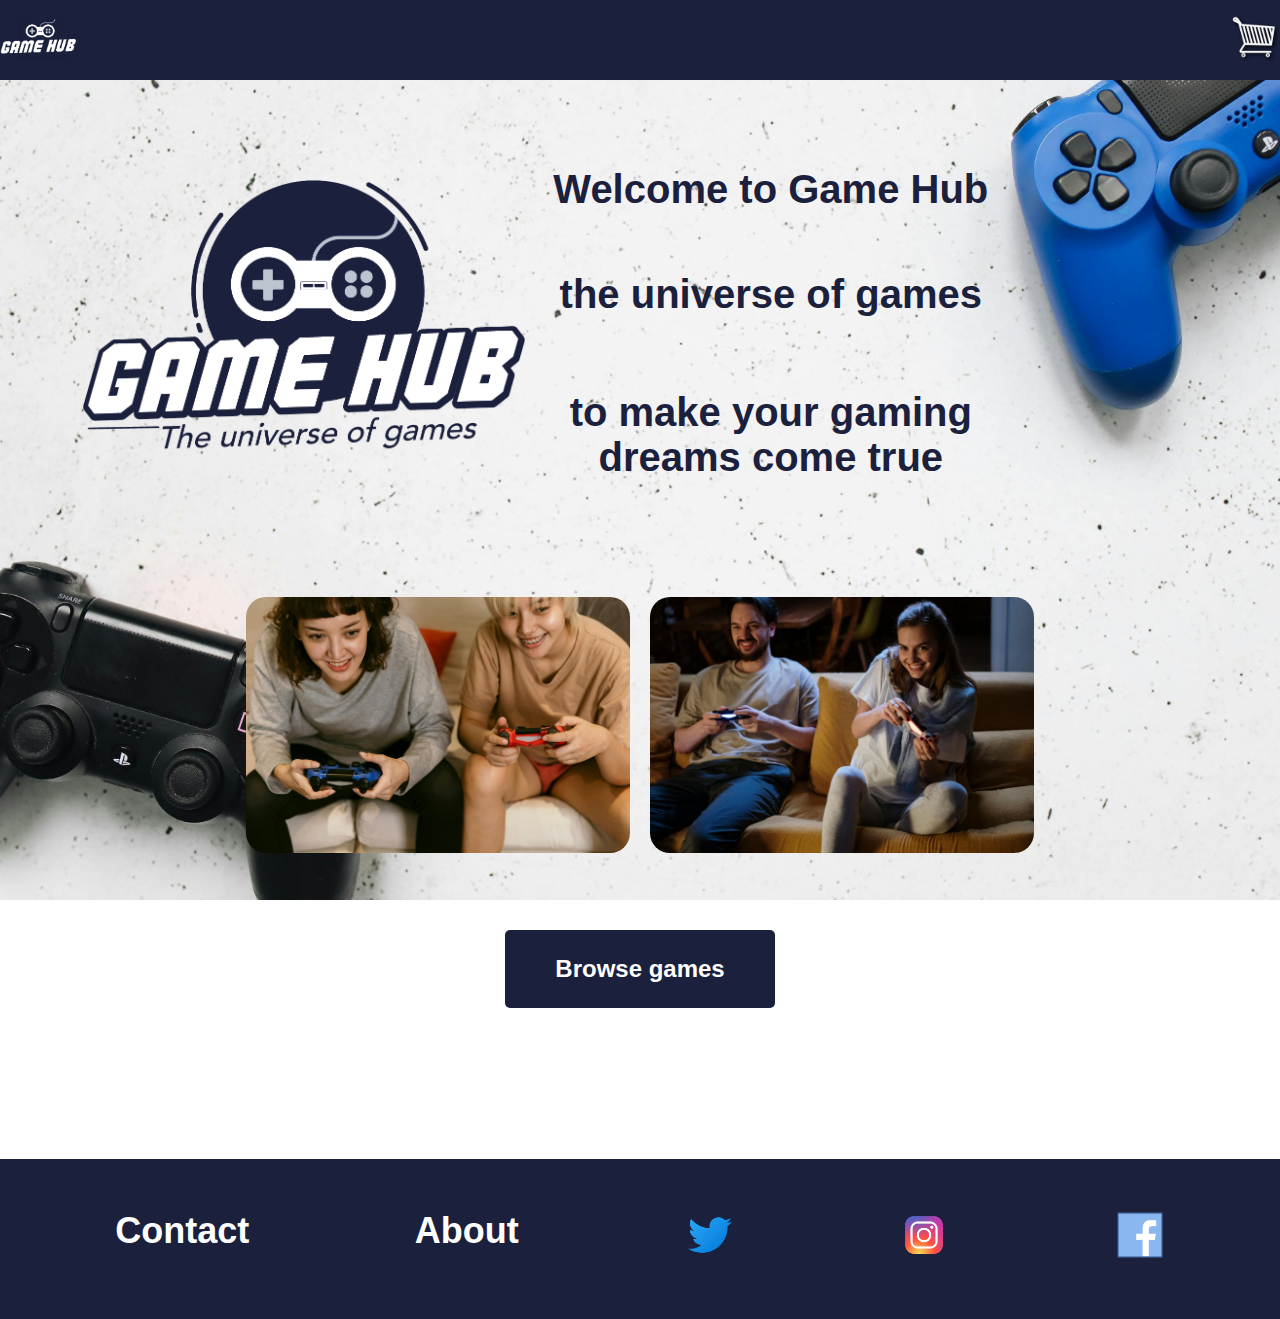
<file: index.html>
<!DOCTYPE html>
<html lang="en">
  <head>
    <link href="general.css" rel="stylesheet">
    <link href="index.css" rel="stylesheet">
    <link rel="icon" type="image/png" sizes="32x32" href="assets/images/GameHub_Logo.png">
    <title>My first project | Homepage</title>
    <meta name="description" content="The home page to my first project, find your online games here with fantastic prices, Gamehub where your gaming dreams come true">
    <meta name="viewport" content="width=device-width, initial-scale=1">
  </head>

  <body>
    <header>
      <nav class="navbar" id="navbar">
        <ul>
          <li>
            <a href="index.html" class="homepagebutton">
              <img src="assets/images/GameHub_Logo.png" alt="GameHub Logo" id="Gamehub_Logo">
            </a>
          </li>
          <li>
            <a href="shoppingcart.html" class="shoppingcart">
              <img src="assets/images/Basket.png" alt="Basket" id="Basket">
            </a>
          </li>
        </ul>
      </nav>
    </header>

    <div class="grid-container">
      <main>
        <section class="welcome-section">
          <img src="assets/images/GameHub_Logo.png" alt="GameHub Logo" id="MainPageLogo" class="MainPageLogo">
            <div class="HeaderText">
              <h1>Welcome to Game Hub</h1>
              <h2>the universe of games</h2>
              <h3>to make your gaming dreams come true</h3>
            </div>
        </section>
    
        <div class="PeopleGaming">
          <img src="assets/images/Untitled.jpg" alt="Two girls playing playstation, smiling">
          <img src="assets/images/Untitled2.jpg" alt="A couple playing playstation, moving with the game, smiling">
        </div>  

        <div class="available_games_button">
          <a href="available-games.html" class="buttons">Browse games</a>
        </div>
      </main>

      <footer class="footer">
        <nav class="footerNav">
          <ul class="footerUl" id="footerUl">
            <li>
              <a href="contact-us.html" class="buttons" id="contact">Contact</a>
            </li>
            <li>
              <a href="about-us.html" class="buttons" id="about">About</a>
            </li>
            <li>
              <a href="https://twitter.com" class="buttons" id="twittericon">
                <img src="assets/images/icons8-twitter-96.png" alt="Twitter icon">
              </a>
            </li>
            <li>
              <a href="https://instagram.com" class="buttons" id="instagramicon">
                <img src="assets/images/icons8-instagram-96.png" alt="Instagram icon">
              </a>
            </li>
            <li>
              <a href="https://facebook.com" class="buttons" id="facebookicon">
                <img src="assets/images/icons8-facebook-96.png" alt="Facebook icon">
              </a>
            </li>
          </ul>
        </nav>
      </footer>
    </div>
  </body>
</html>
</file>
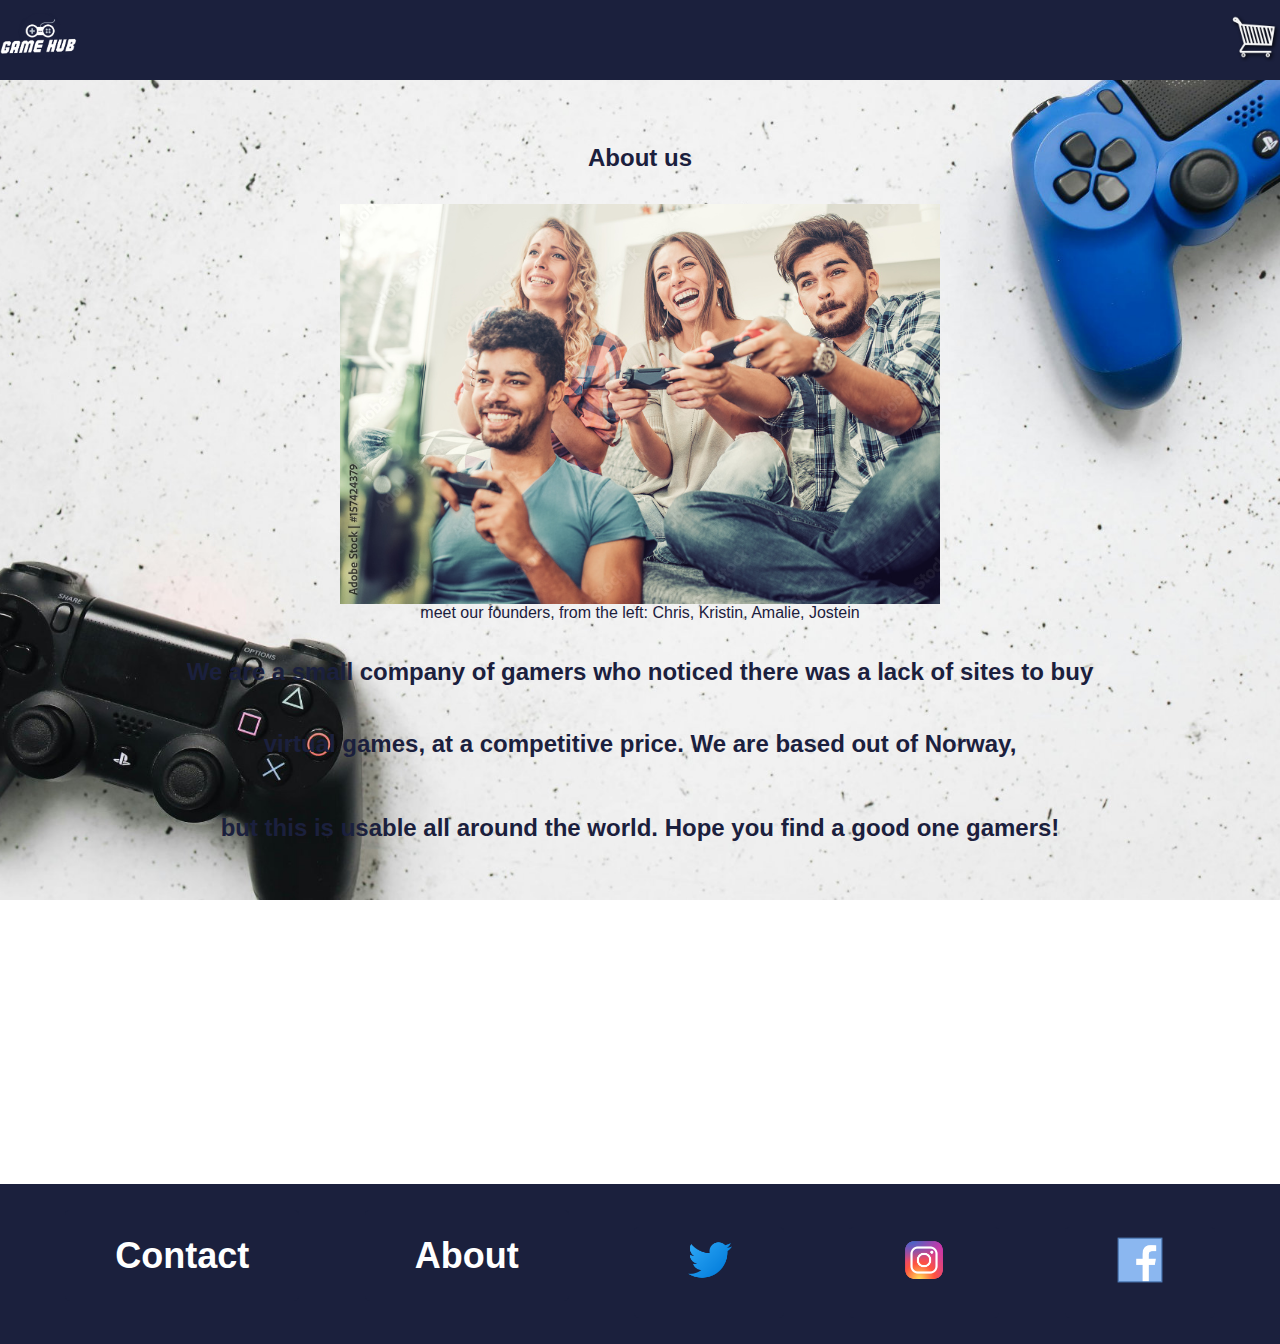
<file: about-us.html>
<!DOCTYPE html>
<html lang="en">
  <head>
    <link href="general.css" rel="stylesheet">
    <link href="about-us.css" rel="stylesheet">
    <link rel="icon" type="image/png" sizes="32x32" href="assets/images/GameHub_Logo.png">
    <title>My first project | About us</title>
    <meta name="description" content="About us page, find your online games here with good prices, meet our founders">
    <meta name="viewport" content="width=device-width, initial-scale=1">
  </head>
  <body>
    <header>
      <nav class="navbar" id="navbar">
        <ul>
          <li>
            <a href="index.html" class="homepagebutton">
              <img src="assets/images/GameHub_Logo.png" alt="GameHub Logo" id="Gamehub_Logo">
            </a>
          </li>
          <li>
            <a href="shoppingcart.html" class="shoppingcart">
              <img src="assets/images/Basket.png" alt="Basket" id="Basket">
            </a>
          </li>
        </ul>
      </nav>
    </header>

    <div class="grid-container">
      <main>
        <h1>About us</h1>
        <figure>
          <img src="assets/images/AdobeStock_157424379_Preview.jpeg" alt="Picture_of_founders" id="FoundersPhoto">
          <figcaption>meet our founders, from the left: Chris, Kristin, Amalie, Jostein</figcaption>
        </figure>
        <h2>We are a small company of gamers who noticed there was a lack of sites to buy</h2>
        <h3>virtual games, at a competitive price. We are based out of Norway,</h3>
        <h4>but this is usable all around the world. Hope you find a good one gamers!</h4>
      </main>

      <footer class="footer">
        <nav class="footerNav">
          <ul class="footerUl" id="footerUl">
            <li>
              <a href="contact-us.html" class="buttons" id="contact">Contact</a>
            </li>
            <li>
              <a href="about-us.html" class="buttons" id="about">About</a>
            </li>
            <li>
              <a href="https://twitter.com" class="buttons" id="twittericon">
                <img src="assets/images/icons8-twitter-96.png" alt="twitter icon">
              </a>
            </li>
            <li>
              <a href="https://instagram.com" class="buttons" id="instagramicon">
                <img src="assets/images/icons8-instagram-96.png" alt="instagram icon">
              </a>
            </li>
            <li>
              <a href="https://facebook.com" class="buttons" id="facebookicon">
                <img src="assets/images/icons8-facebook-96.png" alt="facebookicon">
              </a>
            </li>
          </ul>
        </nav>
      </footer>
    </div>
  </body>
</html>
</file>
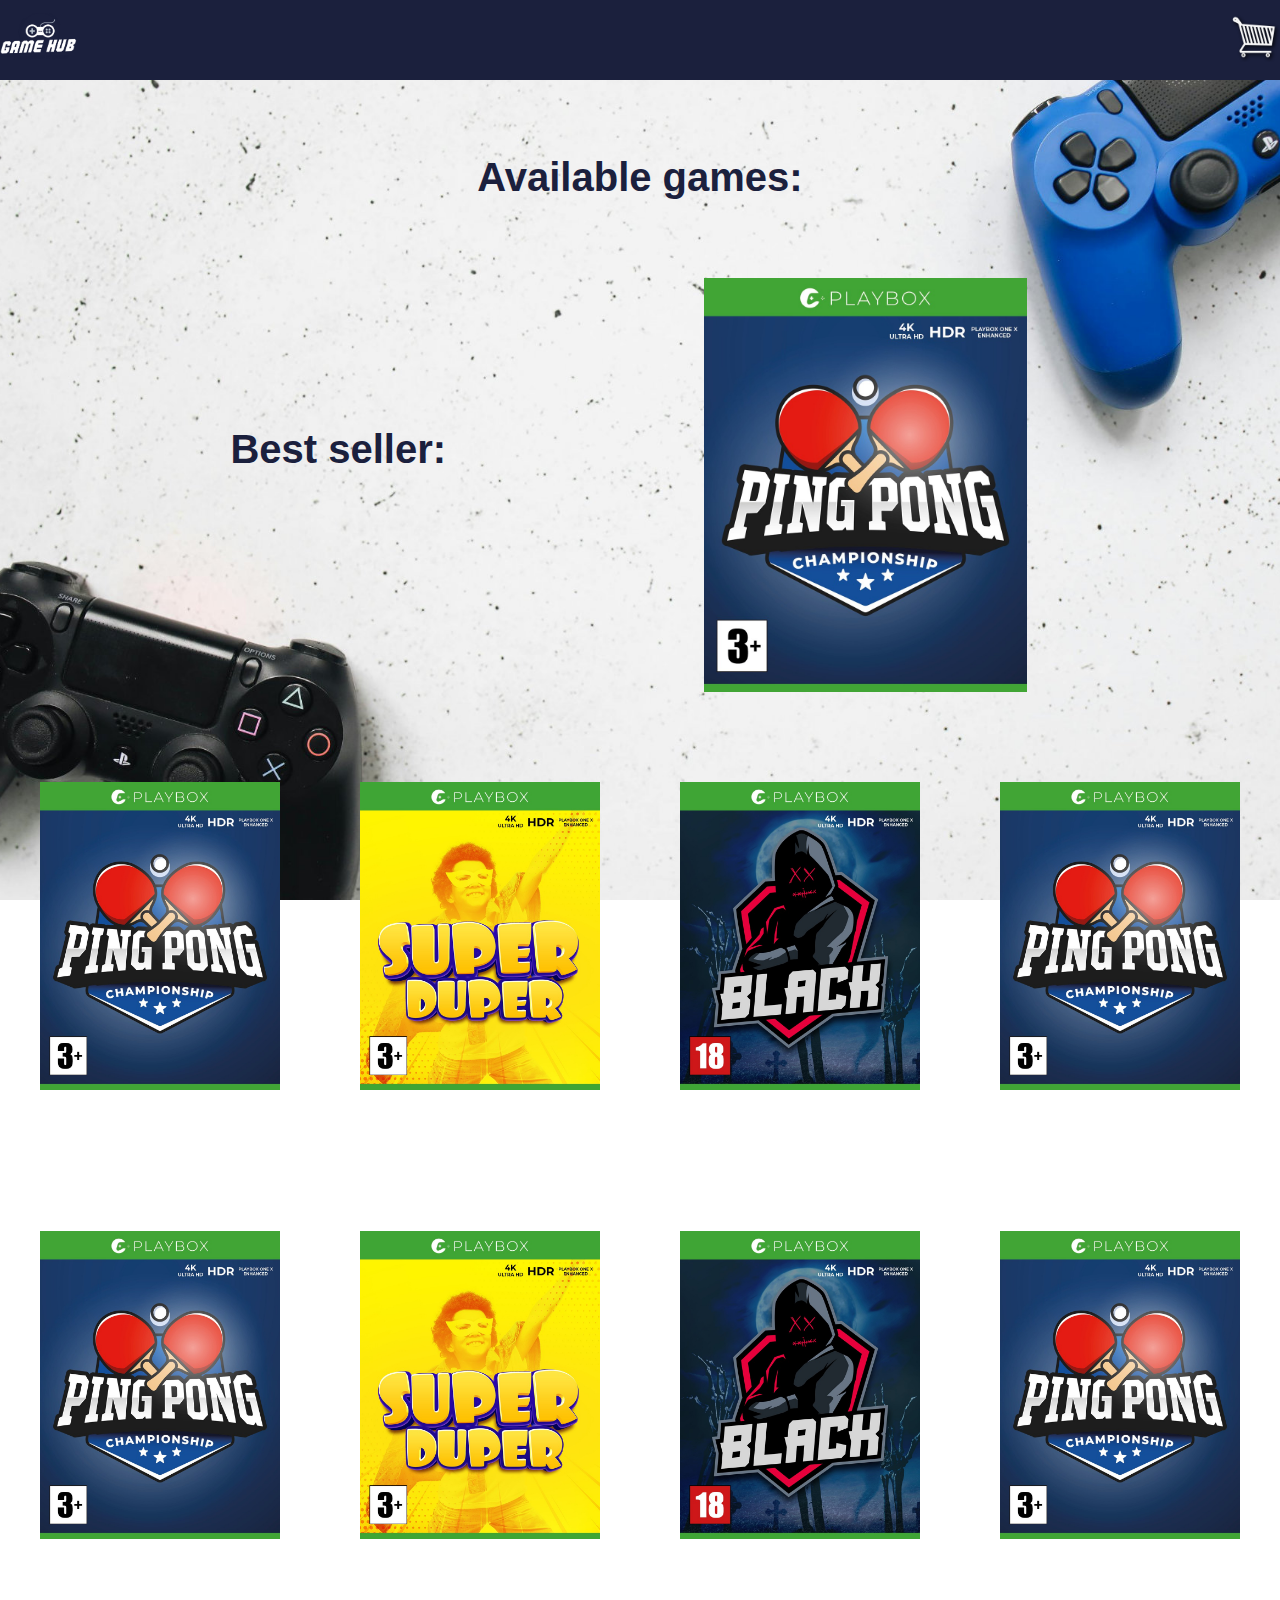
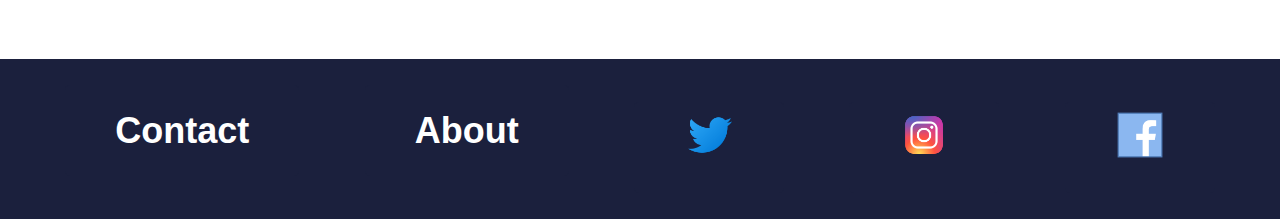
<file: available-games.html>
<!DOCTYPE html>
<html lang="en">
  <head>
    <link href="general.css" rel="stylesheet">
    <link href="available-games.css" rel="stylesheet">
    <link rel="icon" type="image/png" sizes="32x32" href="assets/images/GameHub_Logo.png">
    <title>My first project | Available-games</title>
    <meta name="description" content="Available-games, find your online games here with good prices, Ping pong, Super duper, Black">
    <meta name="viewport" content="width=device-width, initial-scale=1">
  </head>

  <body>
    <header>
      <nav class="navbar" id="navbar">
        <ul>
          <li>
            <a href="index.html" class="homepagebutton">
              <img src="assets/images/GameHub_Logo.png" alt="GameHub Logo" id="Gamehub_Logo">
            </a>
          </li>
          <li>
            <a href="shoppingcart.html" class="shoppingcart">
              <img src="assets/images/Basket.png" alt="Basket" id="Basket">
            </a>
          </li>
        </ul>
      </nav>
    </header>
    <div class="grid-container">
      <main>
        <section class="hContent">
          <h1>Available games:</h1>
          <h2>Best seller:</h2>
          <a href="ping_pong_game.html" class="BestSeller">
            <img src="assets/images/GameHub_covers.jpg" alt="ping_pong_game" id="ping_pong_game">
          </a>
        </section>

        <div class="gameContent1">
          <a href="ping_pong_game.html">
            <img src="assets/images/GameHub_covers.jpg" alt="ping_pong_game">
          </a>
          <a href="">
            <img src="assets/images/GameHub_covers2.jpg" alt="super_duper_game">
          </a>
          <a href="">
            <img src="assets/images/GameHub_covers3.jpg" alt="black_game">
          </a>
          <a href="ping_pong_game.html">
            <img src="assets/images/GameHub_covers.jpg" alt="ping_pong_game">
          </a>
        </div>

        <div class="gameContent2">
          <a href="ping_pong_game.html">
            <img src="assets/images/GameHub_covers.jpg" alt="ping_pong_game">
          </a>
          <a href="">
            <img src="assets/images/GameHub_covers2.jpg" alt="super_duper_game">
          </a>
          <a href="">
            <img src="assets/images/GameHub_covers3.jpg" alt="black_game">
          </a>
          <a href="ping_pong_game.html">
            <img src="assets/images/GameHub_covers.jpg" alt="ping_pong_game">
          </a>
        </div> 
      </main>

      <footer class="footer">
        <nav class="footerNav">
          <ul class="footerUl" id="footerUl">
            <li>
              <a href="contact-us.html" class="buttons" id="contact">Contact</a>
            </li>
            <li>
              <a href="about-us.html" class="buttons" id="about">About</a>
            </li>
            <li>
              <a href="https://twitter.com" class="buttons" id="twittericon">
                <img src="assets/images/icons8-twitter-96.png" alt="Twitter icon">
              </a>
            </li>
            <li>
              <a href="https://instagram.com" class="buttons" id="instagramicon">
                <img src="assets/images/icons8-instagram-96.png" alt="Instagram icon">
              </a>
            </li>
            <li>
              <a href="https://facebook.com" class="buttons" id="facebookicon">
                <img src="assets/images/icons8-facebook-96.png" alt="Facebook icon">
              </a>
            </li>
          </ul>
        </nav>
      </footer>
      
    </div>
  </body>
</html>
</file>
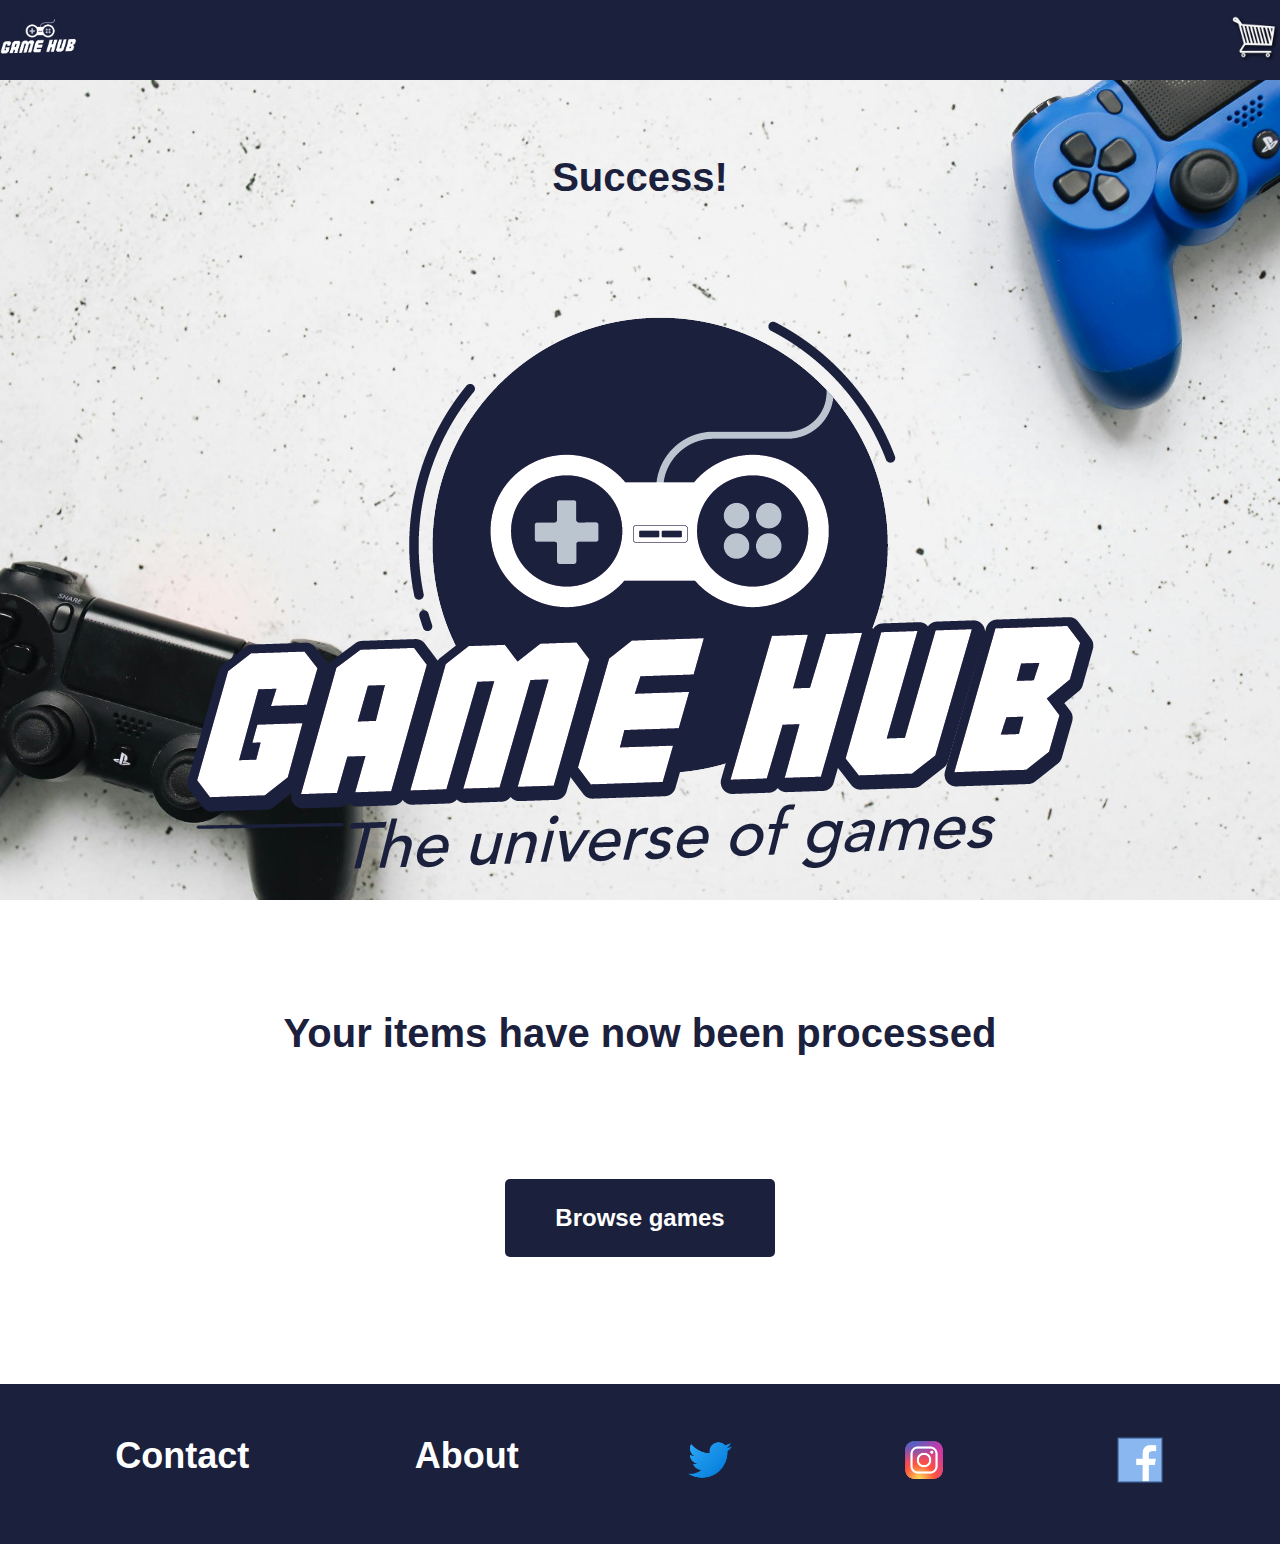
<file: check-out-success.html>
<!DOCTYPE html>
<html lang="en">
  <head>
    <link href="general.css" rel="stylesheet">
    <link href="check-out-success.css" rel="stylesheet">
    <link rel="icon" type="image/png" sizes="32x32" href="assets/images/GameHub_Logo.png">
    <title>My first project | check-out-success</title>
    <meta name="description" content="check-out-success, Find your online games here with good prices">
    <meta name="viewport" content="width=device-width, initial-scale=1">
  </head>
  <body>
    <header>
      <nav class="navbar" id="navbar">
        <ul>
          <li>
            <a href="index.html" class="homepagebutton">
              <img src="assets/images/GameHub_Logo.png" alt="GameHub Logo" id="Gamehub_Logo">
            </a>
          </li>
          <li>
            <a href="shoppingcart.html" class="shoppingcart">
              <img src="assets/images/Basket.png" alt="Basket" id="Basket">
            </a>
          </li>
        </ul>
      </nav>
    </header>

    <div class="grid-container">
    <main>
      <section class="content">
      <h1>Success!</h1>
      <img src="assets/images/GameHub_Logo.png" alt="GameHub_Logo" id="MainpageLogo" class="Logo">
      <h2>Your items have now been processed</h2>
      <a href="available-games.html" class="buttons" id="BrowseButton">Browse games</a>
      </section>
    </main>

      <footer class="footer">
        <nav class="footerNav">
          <ul class="footerUl" id="footerUl">
            <li>
              <a href="contact-us.html" class="buttons" id="contact">Contact</a>
            </li>
            <li>
              <a href="about-us.html" class="buttons" id="about">About</a>
            </li>
            <li>
              <a href="https://twitter.com" class="buttons" id="twittericon">
                <img src="assets/images/icons8-twitter-96.png" alt="twitter icon">
              </a>
            </li>
            <li>
              <a href="https://instagram.com" class="buttons" id="instagramicon">
                <img src="assets/images/icons8-instagram-96.png" alt="instagram icon">
              </a>
            </li>
            <li>
              <a href="https://facebook.com" class="buttons" id="facebookicon">
                <img src="assets/images/icons8-facebook-96.png" alt="facebook icon">
              </a>
            </li>
          </ul>
        </nav>
      </footer>
    </div>
  </body>
</html>
</file>
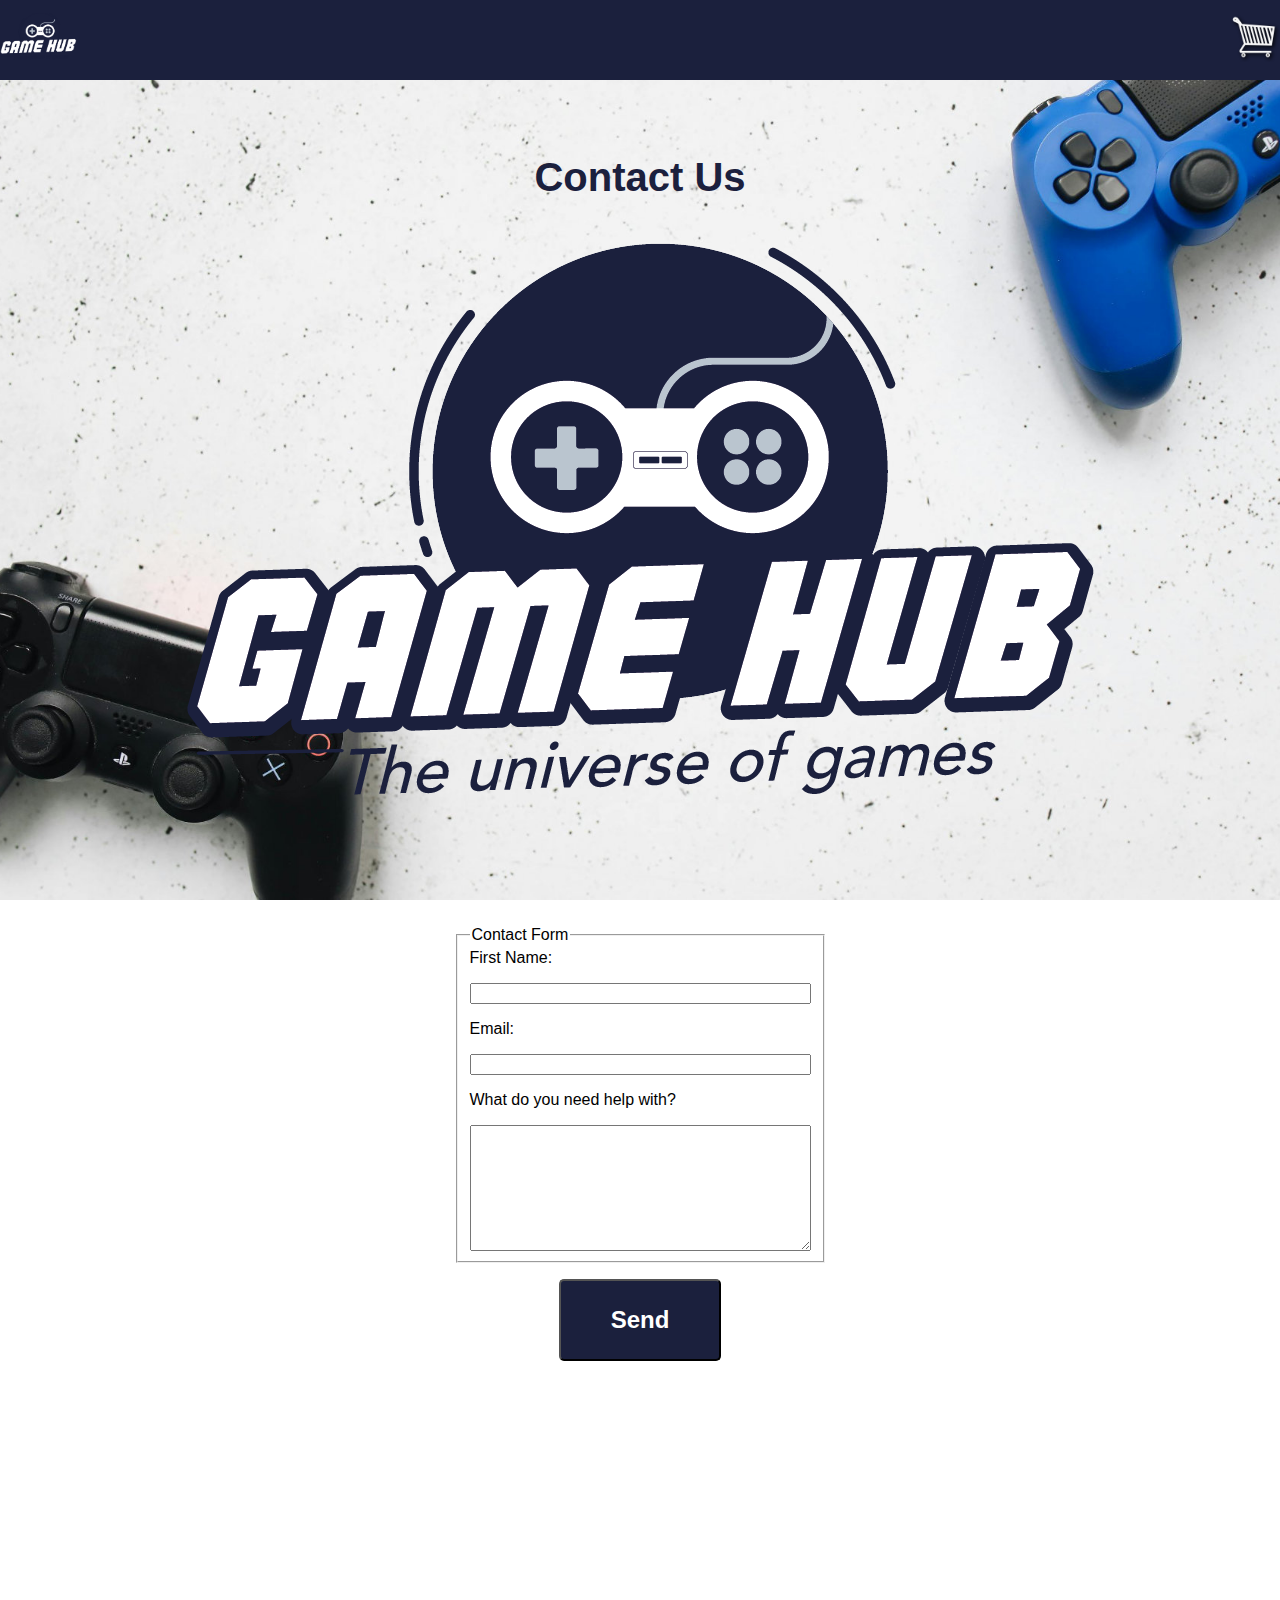
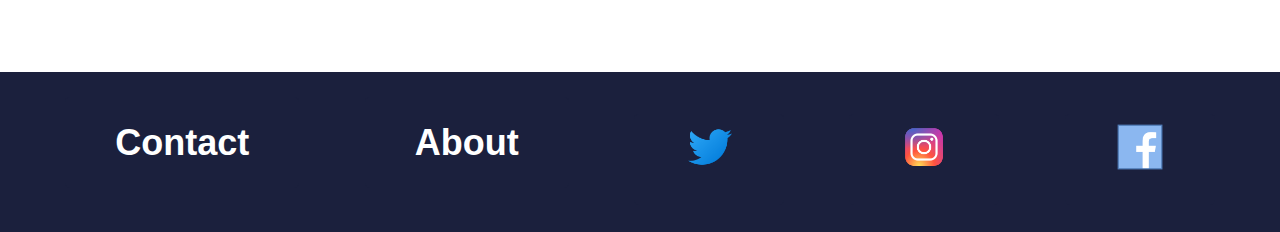
<file: contact-us.html>
<!DOCTYPE html>

	<html lang="en">
	  <head>
		<link href="general.css" rel="stylesheet">
		<link href="contact-us.css" rel="stylesheet">
        <link rel="icon" type="image/png" sizes="32x32" href="assets/images/GameHub_Logo.png">
	    <title>My first project | Contact</title>
	    <meta name="description" content="Contact us, find your online games here with good prices">
	    <meta name="viewport" content="width=device-width, initial-scale=1">
	  </head>
	  <body>
        <header>
			<nav class="navbar" id="navbar">
			  <ul>
				<li>
				  <a href="index.html" class="homepagebutton">
					<img src="assets/images/GameHub_Logo.png" alt="GameHub Logo" id="Gamehub_Logo">
				  </a>
				</li>
				<li>
				  <a href="shoppingcart.html" class="shoppingcart">
					<img src="assets/images/Basket.png" alt="Basket" id="Basket">
				  </a>
				</li>
			  </ul>
			</nav>
		  </header>
        
		<div class="grid-container">
			<main>
			  <section>
				<h1>Contact Us</h1>
				<img src="assets/images/GameHub_Logo.png" alt="GameHub Logo" id="MainPageLogo" class="MainPageLogo">
			  </section>
				
				<form>
				  <fieldset>
					<legend>Contact Form</legend>
					<label for="firstname" class="fn">First Name:</label>
					<input type="text" id="firstname" name="firstname" required>
					<label for="email" class="email">Email:</label>
					<input type="email" id="email" name="email" required>
					<label for="message">What do you need help with?</label>
				    <textarea id="message" name="message" rows="8" cols="40" required></textarea>
				  </fieldset>
				  <button type="submit" class="buttons" id="Send">Send</button>
				</form>
			</main>
        
		  <footer class="footer">
			<nav class="footerNav">
			  <ul class="footerUl" id="footerUl">
				<li>
				  <a href="contact-us.html" class="buttons" id="contact">Contact</a>
				</li>
				<li>
				  <a href="about-us.html" class="buttons" id="about">About</a>
				</li>
				<li>
				  <a href="https://twitter.com" class="buttons" id="twittericon">
					<img src="assets/images/icons8-twitter-96.png" alt="twitter icon">
				  </a>
				</li>
				<li>
				  <a href="https://instagram.com" class="buttons" id="instagramicon">
					<img src="assets/images/icons8-instagram-96.png" alt="instagram icon">
				  </a>
				</li>
				<li>
				  <a href="https://facebook.com" class="buttons" id="facebookicon">
					<img src="assets/images/icons8-facebook-96.png" alt="facebook icon">
				  </a>
				</li>
			  </ul>
			</nav>
		  </footer>
	    </div>
	  </body>
	</html>
</file>
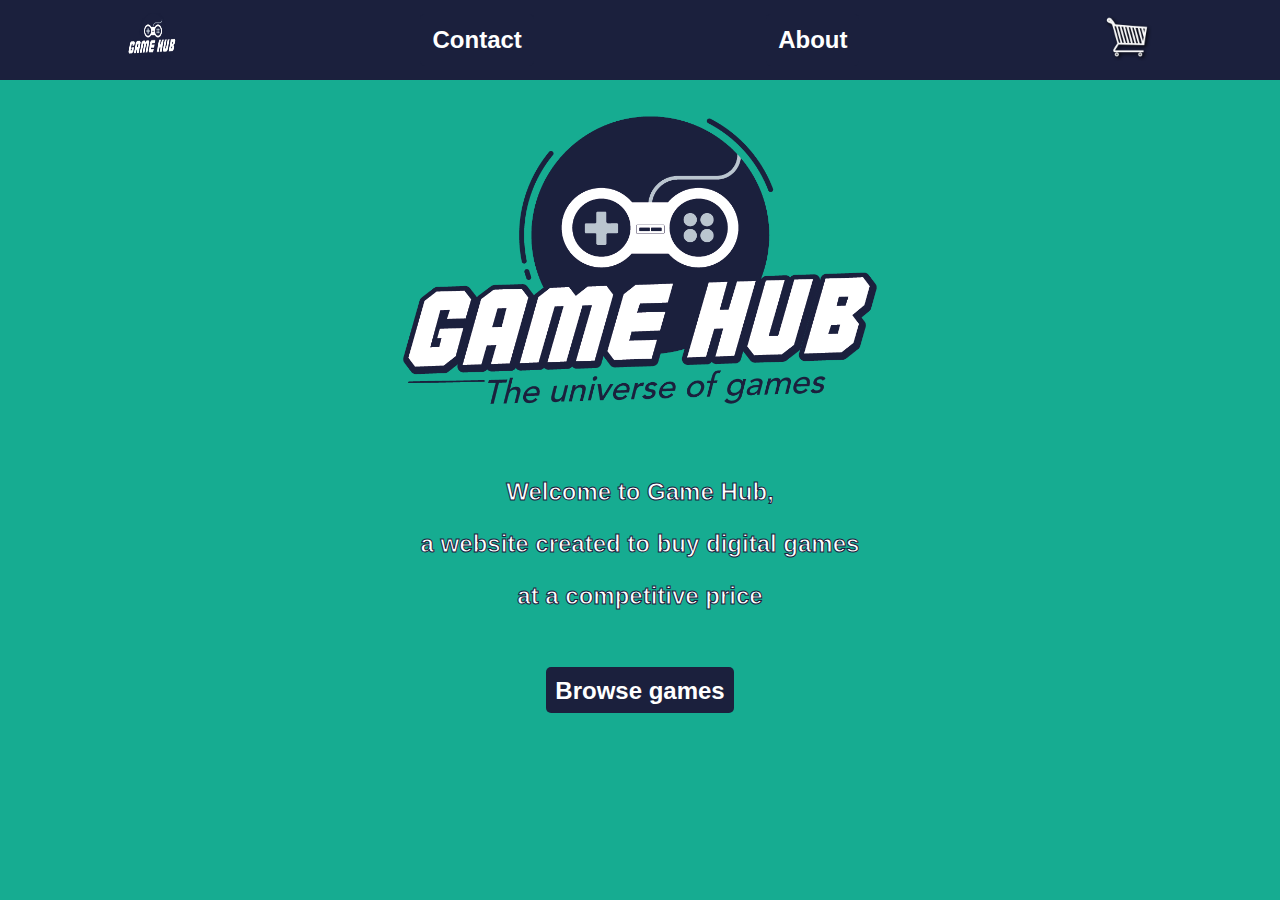
<file: homepage.html>
<!DOCTYPE html>
	<html>
	  <head>
        <link href="homepage.css" rel="stylesheet">
        <link rel="icon" type="image/png" sizes="32x32" href="/assets/images/GameHub_Logo.png">
	    <title>My first project | Homepage</title>
	    <meta name="description" content="The home page to my first project" />
	    <meta name="viewport" content="width=device-width, initial-scale=1" />
	  </head>
	  <body>
        <div class="content">
			<ul class="navbar" id="navbar">
				<li><a href="homepage.html" class="homepagebutton"><img src="/assets/images/GameHub_Logo.png" alt="GameHub_Logo" id="Gamehub_Logo"/></a></li>
			    <li><a href="/contact-us.html" class="buttons" id="contact">Contact</a></li>
				<li><a href="/about-us.html" class="buttons" id="about">About</a></li>
				<li><a href="shoppingcart.html" class="shoppingcart"><img src="/assets/images/Basket.png" alt="Basket" id="Basket"></a></li>
			</ul>	
              <!--Her er et eksempel på hvordan du kan koble about us opp.-->
			
	        <h1><img src="/assets/images/GameHub_Logo.png" alt="GameHub_Logo" id="MainpageLogo"></h1>
            <br>
            <h2><p>Welcome to Game Hub,</p><p> a website created to buy digital games</p> <p>at a competitive price</p></h2>
            <br>
            <h3><a href="available-games.html" class="buttons">Browse games</a></h3>
		</div>
	  </body>
	</html>
</file>
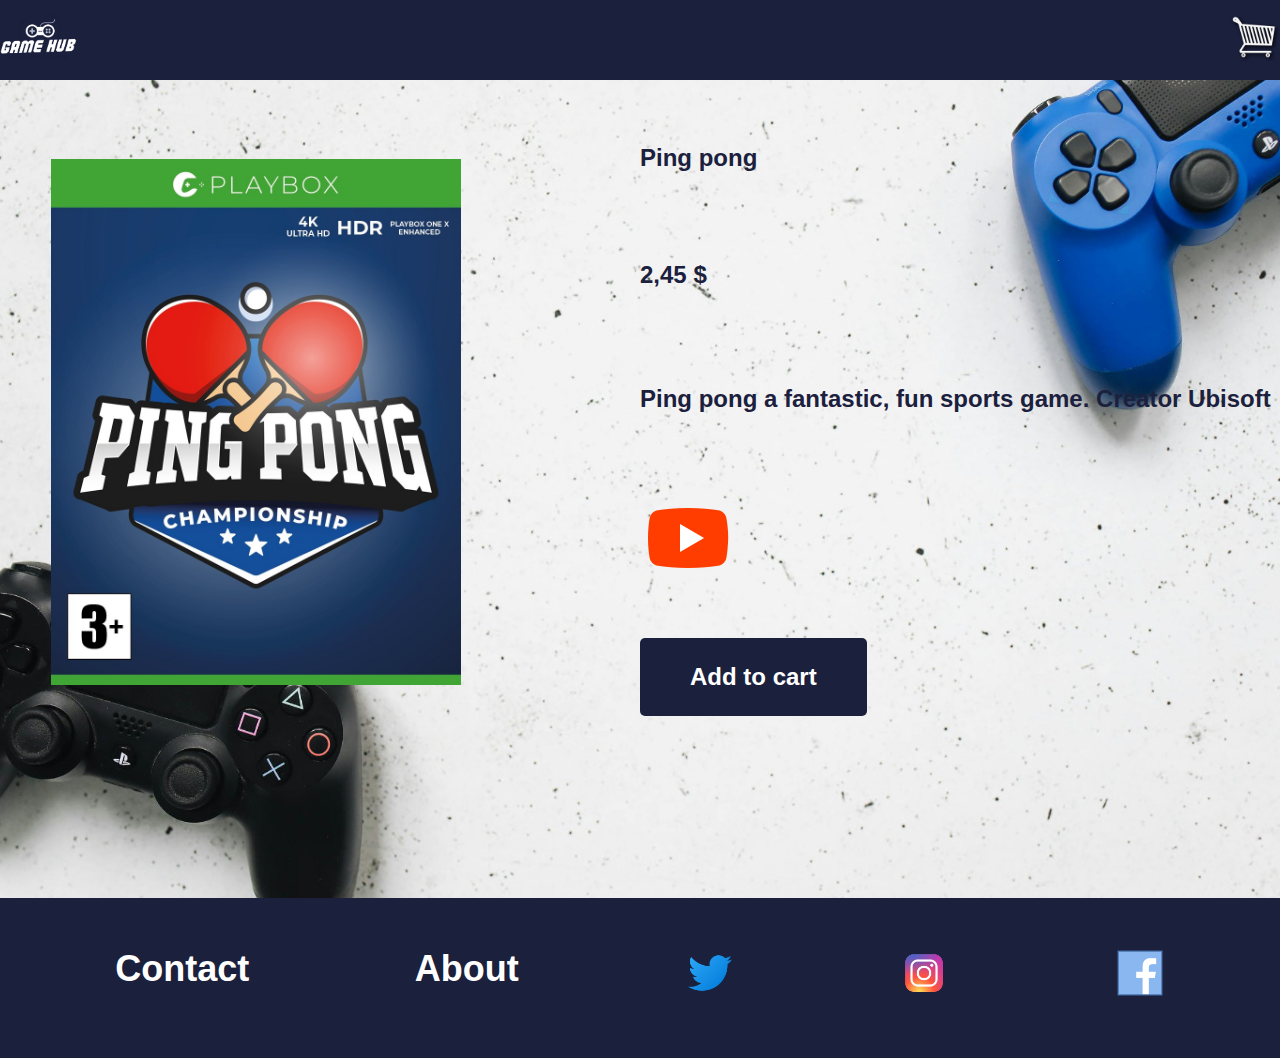
<file: ping_pong_game.html>
<!DOCTYPE html>
<html lang="en">
  <head>
    <link href="general.css" rel="stylesheet">
    <link href="ping_pong_game.css" rel="stylesheet">
    <link rel="icon" type="image/png" sizes="32x32" href="assets/images/GameHub_Logo.png">
    <title>My first project | Ping pong game</title>
    <meta name="description" content="description ping pong game, we also have more online and console games with fantastic prices">
    <meta name="viewport" content="width=device-width, initial-scale=1">
  </head>
  <body>
    <header>
      <nav class="navbar" id="navbar">
        <ul>
          <li>
            <a href="index.html" class="homepagebutton">
              <img src="assets/images/GameHub_Logo.png" alt="GameHub Logo" id="Gamehub_Logo">
            </a>
          </li>
          <li>
            <a href="shoppingcart.html" class="shoppingcart">
              <img src="assets/images/Basket.png" alt="Basket" id="Basket">
            </a>
          </li>
        </ul>
      </nav>
    </header>

    <div class="grid-container">
      <main>
        <section class="GameInfo">
          <img src="assets/images/GameHub_covers.jpg" alt="ping pong game" id="ping_pong_game" class="ping_pong_game">
          <h1>Ping pong</h1>
          <h2>2,45 $</h2>
          <h3>Ping pong a fantastic, fun sports game. Creator Ubisoft</h3>
          <a href="https://youtube.com" class="trailer" id="trailer">
            <img src="assets/images/icons8-youtube-96.png" alt="youtube icon">
          </a>
          <a href="shoppingcart.html" class="buttons" id="add2cart">Add to cart</a>
        </section>
      </main>

      <footer class="footer">
        <nav class="footerNav">
          <ul class="footerUl" id="footerUl">
            <li>
              <a href="contact-us.html" class="buttons" id="contact">Contact</a>
            </li>
            <li>
              <a href="about-us.html" class="buttons" id="about">About</a>
            </li>
            <li>
              <a href="https://twitter.com" class="buttons" id="twittericon">
                <img src="assets/images/icons8-twitter-96.png" alt="Twitter Icon">
              </a>
            </li>
            <li>
              <a href="https://instagram.com" class="buttons" id="instagramicon">
                <img src="assets/images/icons8-instagram-96.png" alt="Instagram icon">
              </a>
            </li>
            <li>
              <a href="https://facebook.com" class="buttons" id="facebookicon">
                <img src="assets/images/icons8-facebook-96.png" alt="Facebook icon">
              </a>
            </li>
          </ul>
        </nav>
      </footer>
    </div>
  </body>
</html>
</file>
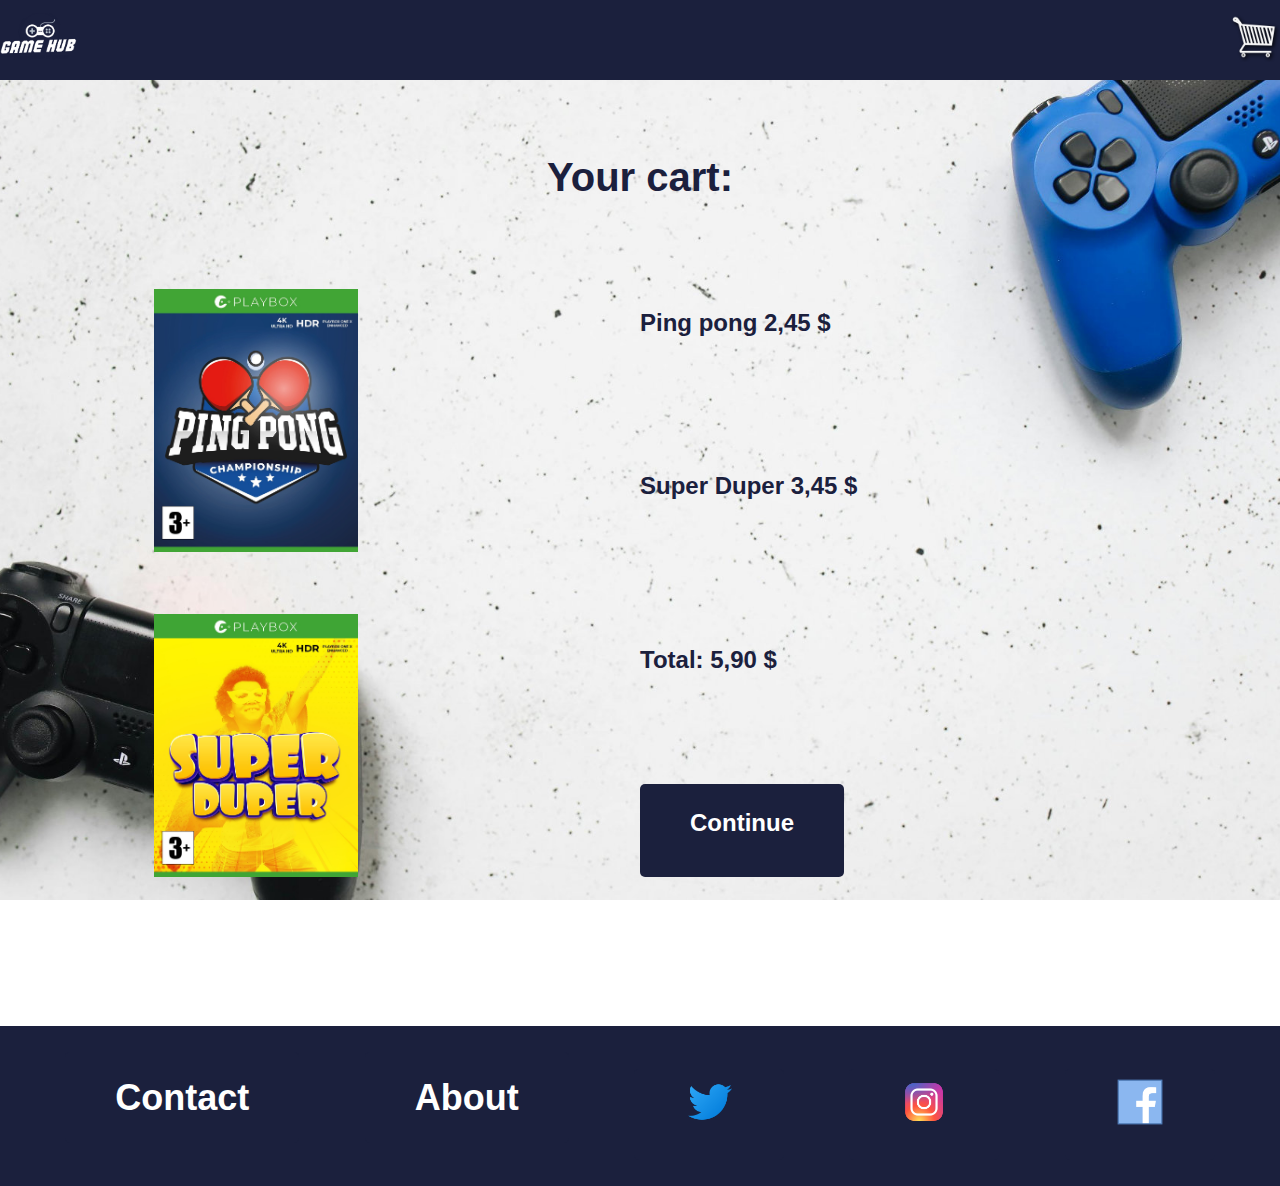
<file: shoppingcart.html>
<!DOCTYPE html>
<html lang="en">
  <head>
    <link href="general.css" rel="stylesheet">
    <link href="shoppingcart.css" rel="stylesheet">
    <link rel="icon" type="image/png" sizes="32x32" href="assets/images/GameHub_Logo.png">
    <title>My first project | shoppingcart</title>
    <meta name="description" content="shoppingcart, find your online games here with good prices">
    <meta name="viewport" content="width=device-width, initial-scale=1">
  </head>

  <body>
    <header>
      <nav class="navbar" id="navbar">
        <ul>
          <li>
            <a href="index.html" class="homepagebutton">
              <img src="assets/images/GameHub_Logo.png" alt="GameHub Logo" id="Gamehub_Logo">
            </a>
          </li>
          <li>
            <a href="shoppingcart.html" class="shoppingcart">
              <img src="assets/images/Basket.png" alt="Basket" id="Basket">
            </a>
          </li>
        </ul>
      </nav>
    </header>
    
    <div class="grid-container">
      <main>
        <section class="GameInfo">
          <h1>Your cart:</h1>
          <img src="assets/images/GameHub_covers.jpg" alt="ping_pong_game" id="ping_pong_game" class="ping_pong_game">
          <img src="assets/images/GameHub_covers2.jpg" alt="super_duper_game" id="super_duper_game" class="super_duper_game">
          <h2>Ping pong 2,45 $</h2>
          <h3>Super Duper 3,45 $</h3>
          <h4>Total: 5,90 $</h4>
          <a href="check-out-success.html" class="buttons" id="Continue">Continue</a>
        </section>
      </main>

      <footer class="footer">
        <nav class="footerNav">
          <ul class="footerUl" id="footerUl">
            <li>
              <a href="contact-us.html" class="buttons" id="contact">Contact</a>
            </li>
            <li>
              <a href="about-us.html" class="buttons" id="about">About</a>
            </li>
            <li>
              <a href="https://twitter.com" class="buttons" id="twittericon">
                <img src="assets/images/icons8-twitter-96.png" alt="twitter icon">
              </a>
            </li>
            <li>
              <a href="https://instagram.com" class="buttons" id="instagramicon">
                <img src="assets/images/icons8-instagram-96.png" alt="instagram icon">
              </a>
            </li>
            <li>
              <a href="https://facebook.com" class="buttons" id="facebookicon">
                <img src="assets/images/icons8-facebook-96.png" alt="facebook icon">
              </a>
            </li>
          </ul>
        </nav>
      </footer>
    </div>
  </body>
</html>
</file>
<file: general.css>
/* Colour palette
#1B203D
#3D1B31
#3D381B
#1B3D27
*/

/* Background image */

body {
    font-family: Arial, Helvetica, sans-serif;
    margin: 0;
    background-image: url(assets/images/Background2.jpg);
    background-repeat: no-repeat;
    background-position: center;
    background-attachment: fixed;
    background-size: cover;
    display: flex;
    flex-direction: column;
    min-height: 100vh;
    
}

main {
    display: grid;
    grid-area: Main;
}

.grid-container {
    display: grid;
    grid-template-areas: 
    'Main'
    'footer';
    row-gap: 30%;
    grid-template-columns: 1fr;
    grid-auto-rows: min-content;
    grid-template-rows: auto auto;
}

h1, h2, h3, h4, h5 {
    font-size: 2.5em;
    color: #1B203D;
}

p { 
    text-align: center;
    font-size: 1.5em;
    color: #1B203D;
}

a {
    text-decoration: none;
    color: white;
}

.content {
    color: white;
    padding-top: 100px;
}

.content-wrapper {
    display: grid;
    height: 100%;
}

.navbar img {
    width: 3.2em;
    height: auto;
    
}

#Basket {
    width: 2.1em;
}


/* theese are the grid settings */



.buttons {
    background-color: #1B203D;
    border-radius: 5px;
    padding: 25px 50px;
    font-size: 150%;
    font-weight: bold;
    text-decoration: none;
    
}


.footer {
    grid-area: footer;
    display: flex;
    margin-top: auto;
    font-size: 1.5em;
    align-items: center;
    padding: 0;
    flex-wrap:wrap;
    width: 100%;
    background-color: #1B203D;
    height: 160px;
    justify-content: center;
    align-items: center;
    z-index: 0;
    
}

.footer img {
    z-index: 1;
    width: 50px;
}

.footer a:hover {
    background: #1B3D27;
}
.footerNav {
    width: 100%;
}
.footerUl {
    display: flex;
    justify-content: space-evenly;
    width: 100%;
    padding: 0;
    list-style-type: none; 
    margin: 0;
  }
  
.footerNav li {
    text-align: center;
  }

.navbar ul {
    font-size: 1.5em;
    display: flex;
    justify-content: space-between;
    align-items: center;
    flex-wrap:wrap;
    list-style: none;
    padding-left: 0;
    position: fixed;
    width: 100%;
    top: 0;
    z-index: 1000;
    margin: 0;
    background-color: #1B203D;
    height: 80px;
}

.navbar a {
    text-decoration: none;
    display: block;
}

.navbar a:hover {
    background: #1B3D27;
}

 
 @media all and (max-width: 1100px) {
    h1, h2, h3 {
     font-size: 170%;
    }

    .grid-container {
     row-gap: 60%;
    }
 }
 
 @media all and (max-width: 900px) {
     .grid-container {
         margin-top: 10%;
     }
     main {
         row-gap: 20%;
     }

     .footer img {
         width: 30%;   
     }
 
     .footer .buttons {
         padding: 25px 7px;
         font-size: 60%;
     }
 
 }
 
 @media all and (max-width: 600px) {
     .grid-container {
         row-gap: 100%;
     }
 }
 
 @media all and (max-width: 450px) {
     .grid-container {
         margin-top: 10%;
     }
 
     main {
          row-gap: 30%;
     }
 
     body {
         max-width: 100%;
     }
 
     h1, h2, h3 {
         font-size: 70%;
        }
 
     .footer img {
         width: 30%;
         
     }
 
     .footer .buttons {
         padding: 25px 7px;
         font-size: 60%;
     }
 }
 
 @media all and (max-width: 900px) {
    h1, h2, h3 {
        font-size: 1.25em;
    }
    .footer img {
        width: 30%;
        
    }

    .footer .buttons {
        padding: 25px 7px;
        font-size: 60%;
    }

    
}

@media all and (max-width: 600px) {
    .navbar {
        height: 40px;
    }
    h1, h2, h3 {
        font-size: 0.75 em;
    }
    .grid-container {
        row-gap: 50%;
    }
    
    
}
</file>
<file: index.css>
/* The grid for entire page, except navbar. Standard configurations are defined in general.css */
.HeaderText {
    grid-area: Text;
    display: grid;
    text-align: center;
    margin-right: 40%;
    margin-top: 7%;
    justify-self: center;
    align-self: center;

}

.MainPageLogo {
    grid-area: Logo;
    display: flex;
    width: 45%;
    height: auto;
    margin-left: 35%;
    margin-top: 5%;
    margin-right: auto;
    justify-self: center;
    align-self: center;
}

.welcome-section {
    grid-area: welcome;
    display: grid;
    grid-template-areas:
    'Logo Text'
    'People People'
    'button button';
}

Main {
    row-gap: 10%;
    margin-top: 7%;
    grid-template-areas: 
    'welcome welcome'
    'People People'
    'button button';
}

/* End grid */

.PeopleGaming {
    display: flex;
    justify-content: center;
    gap: 1.5%;
    grid-area: People;
}

.PeopleGaming img {
    width: 18%;
    height: auto;
    border-radius: 20px;
    
}

.available_games_button {
    display: flex;
    align-self: center;
    justify-self: center;
    grid-area: button;
     
}

/* This is to adjust for different screen sizes */ 

@media all and (max-width: 1700px) {

   .MainPageLogo {
    width: 80%;
    margin-left: 15%;
   }
   .PeopleGaming img {
    width: 30%;
   }

    
}

@media all and (max-width: 1100px) {
   .Header {
    margin-right: 5%;
   }
   .PeopleGaming img {
    width: 40%;
   }
}

@media all and (max-width: 900px) {
    .HeaderText {
        margin-right: 15%;
    }

}

@media all and (max-width: 450px) {
    
    .welcome-section {
        column-gap: 5%;
    }
       
    .HeaderText {
        margin-right: 5%;
    }
    .Header {
        margin-right: 5%;
       }

    .PeopleGaming img {
        width: 45%;
       }
    
    .MainPageLogo {
        width: 100%;
        margin-left: 5%;
    }
}
</file>
<file: about-us.css>
#FoundersPhoto {
    grid-area: Founders;
    display: flex;
    justify-self: center;
    width: 50%;
    height: auto;
}

h1, h2, h3, h4, figcaption {
    display: flex;
    justify-self: center;
}

h1 {
    grid-area: h1;
}

h2 {
    grid-area: h2;
}

h3 {
    grid-area: h3;
}

h4 {
    grid-area: h4;
}

figcaption {
    display: flex;
    color: #1B203D;
}

main {
    padding-top: 10%;
    gap: 0%;
    grid-template-areas: 
    'h1'
    'Founders'
    'h2'
    'h3'
    'h4';
}

@media all and (max-width: 1500px) {
    h1, h2, h3, h4 {
        font-size: 150%;
    }
}

@media all and (max-width: 1000px) {
    h1, h2, h3, h4 {
        font-size: 120%;
    }

    figcaption {
        font-size: 70%;
    }
}

@media all and (max-width: 700px) {
    h1, h2, h3, h4 {
        font-size: 60%;
    }

    figcaption {
        font-size: 40%;
    }
    
    .grid-container {
        row-gap: 100%;
    }
}
</file>
<file: available-games.css>
.grid-container {
    padding-top: 10%;
}

.hContent img {
    width: 20%;
    height: auto;

}

h1 {
    grid-area: Header1;
    text-align: center;
}

h2 {
    grid-area: Header2;
    display: flex;
    padding-left: 40%;
    padding-top: 20%;
}

.BestSeller {
    grid-area: Image;
    padding-right: 20%;
}

.BestSeller img {
    width: 70%;
    height: auto;
}

.gameContent1 img {
    width: 75%;
    height: auto;
}

.gameContent2 img {
    width: 75%;
    height: auto;
}

.gameContent1 {
    grid-area: gameContent1;
    display: flex;
    text-align: center;
    
}

.gameContent2 {
    grid-area: gameContent2;
    display: flex;
    text-align: center;

}

/* Grid for the head section */

.hContent {
    display: grid;
    grid-area: Headers;
    grid-template-columns: 1fr 1fr;
    grid-auto-rows: min-content;
    gap: 10%;
    justify-content: space-evenly;
    grid-template-areas: 
    'Header1 Header1'
    'Header2 Image';
}

/* The grid for Main content. Standard configurations are defined in general.css */

main {
    display: grid;
    grid-area: Main;
    grid-template-areas: 
    'Headers'
    'gameContent1'
    'gameContent2';
    row-gap: 12%;
}

@media all and (max-width: 900px) {
    .footer img {
        width: 30%;
        
    }

    .footer .buttons {
        padding: 25px 7px;
        font-size: 60%;
    }
}

@media all and (max-width: 600px) {
    .grid-container {
        row-gap: 100%;
        padding-top: 25%;
    }
    
    main {
        row-gap: 40%;
    }

    .hContent {
        row-gap: 20%;
    }

}
</file>
<file: check-out-success.css>
.content {
    display: grid;
    padding-top: 10%;
    min-height: 100vh;
    gap: 10%;
    grid-template-areas:
    'h1'
    'logo'
    'h2'
    'button';
}

h1 {
    grid-area: h1;
    display: flex;
    justify-self: center;
}

h2 {
    grid-area: h2;
    display: flex;
    justify-self: center;
}

.Logo {
    grid-area: logo;
    display: flex;
    justify-self: center;
}

#BrowseButton {
    grid-area: button;
    display: flex;
    justify-self: center;
}

@media all and (max-width: 1200px) {
    #BrowseButton {
        width: 170px;
        height: 30px;
    }
}

@media all and (max-width: 1000px) {
    .Logo {
        width: 70%;
    }
}
</file>
<file: contact-us.css>
main {
    padding-top: 10%;
    gap: 5%;
    grid-template-areas: 
    'h1'
    'Logo'
    'form';
}



section {
    display: flex;
    flex-direction: column;
    align-items: center;
    gap: 1rem;
}

form {
    grid-area: form;
    display: flex;
    flex-direction: column;
    align-items: center;
    gap: 1rem;
}

fieldset {
    display: flex;
    flex-direction: column;
    gap: 1rem;
}

#Send {
    color: white;
}

@media all and (max-width: 1200px) {
    #BrowseButton {
        width: 170px;
        height: 30px;
    }
}

@media all and (max-width: 1000px) {
    .MainPageLogo {
        width: 70%;
    }
}
</file>
<file: homepage.css>
body {
    background-color: #16AC91;
    font-family: Arial, Helvetica, sans-serif;
    margin: 0;
}

.content {
    color: white;
    padding-top: 100px;
}

h1, h2, h3 {
    text-align: center;
    font-size: 1.5em;
}

h1, h2 {
    -webkit-text-stroke-width: 1px;
    -webkit-text-stroke-color: #1B203D;
}

.navbar {
    font-size: 1.5em;
    display: flex;
    justify-content: space-evenly;
    align-items: center;
    flex-direction: column;
    flex-wrap:wrap;
    list-style: none;
    padding-left: 0;
    position: fixed;
    width: 100%;
    top: 0;
    z-index: 1000;
    margin: 0;
    background-color: #1B203D;
    height: 80px;
}

.navbar a {
    text-align: center;
    text-decoration: none;
    display: block;
    padding: 0.5em;
}

.navbar a:hover {
    background: blue;
}


@media all and (max-width: 800px) {
    .navbar {
        justify-content: space-around;
    }
}

@media all and (max-width: 600px) {
    .navbar {
        flex-flow: column wrap;
        font-size: 0.75em;
        flex-direction: column;
        height: 40px;
    }
    h1, h2, h3 {
        font-size: 1em;
    }
    
}
@media all and (max-width: 600px) {
    .navbar img {
        width: 10px;
        height: 10px;
    }
}

.navbar img {
    width: 2em;
    height: 2em;
    margin-right: auto;
}

a {
    text-decoration: none;
    color: white;
}

#MainpageLogo {
    width: 37%;
    height: 37%;
}

.buttons {
    background-color: #1B203D;
    border-radius: 5px;
    padding: 0.75%;
    font-weight: bold;
    text-decoration: none;
    list-style-type: none;
}
</file>
<file: ping_pong_game.css>
.GameInfo {
    display: grid;
    grid-area: Content;
    grid-auto-rows: min-content;
    grid-template-columns: 40% auto;
    gap: 10%;
    grid-template-areas:
    'ping h1'
    'ping h2'
    'ping h3'
    'ping trailer'
    'ping button';
    
}

main {
    padding-top: 10%;
}

#add2cart {
    display: flex;
    grid-area: button;
    justify-self: left;
    

}

.ping_pong_game {
    grid-area: ping;
    display: flex;
    justify-self: center;
    align-items: center;
    align-self: center;
    width: 80%;
    height: auto;
}

h1, h2, h3, h4 {
    font-size: 150%;
}

h1 {
    display: flex;
    grid-area: h1;
}

h2 {
    display: flex;
    grid-area: h2;
}

h3 {
    display: flex;
    grid-area: h3;
}

#trailer {
    display: flex;
    grid-area: trailer;
}

@media all and (max-width: 1100px){
    .grid-container {
        row-gap: 100%;
    }
}

@media all and (max-width: 900px) {
    .grid-container {
        row-gap: 70%;
    }
}

@media all and (max-width: 450px) {
    h1, h2, h3 {
        font-size: 80%;
    }

    .GameInfo {
        gap: 10%;
    }

    .trailer img {
        width: 20%;
        height: auto;
    }

    #add2cart {
        padding: 5px 5px;
        font-size: 60%;
    }

    .grid-container {
        row-gap: 120%;
    }


}

@media all and (max-width: 400px) {
    .grid-container {
        row-gap: 80%;
    }
}
</file>
<file: shoppingcart.css>
.GameInfo {
    display: grid;
    grid-auto-rows: min-content;
    grid-template-columns: 40% auto;
    gap: 10%;
    grid-template-areas:
    'h1 h1'
    'ping h2'
    'ping h3'
    'super h4'
    'super continue';
    
}

.ping_pong_game {
    grid-area: ping;
    display: flex;
    justify-self: center;
    align-items: center;
    align-self: center;
    width: 40%;
    height: auto;
}

.super_duper_game {
    grid-area: super;
    display: flex;
    justify-self: center;
    align-items: center;
    align-self: center;
    width: 40%;
    height: auto;

}

main {
    padding-top: 10%;
}

h2, h3, h4 {
    font-size: 150%;

}

h1 {
    display: flex;
    grid-area: h1;
    justify-self: center;
}

h2 {
    display: flex;
    grid-area: h2;
}

h3 {
    display: flex;
    grid-area: h3;
}

h4 {
    display: flex;
    grid-area: h4;
}

#Continue {
    display: flex;
    grid-area: continue;
    justify-self: left;
    max-height: 50px;
}

@media all and (max-width: 1100px){
    .grid-container {
        row-gap: 100%;
    }
}

@media all and (max-width: 900px) {
    .grid-container {
        row-gap: 70%;
    }
}

@media all and (max-width: 450px) {
    h1, h2, h3, h4 {
        font-size: 80%;
    }

    .GameInfo {
        row-gap: 10%;
    }

    #Continue {
        padding: 5px 5px;
        font-size: 60%;
    }

    .grid-container {
        row-gap: 120%;
    }


}

@media all and (max-width: 400px) {
    .grid-container {
        row-gap: 80%;
    }
}
</file>
